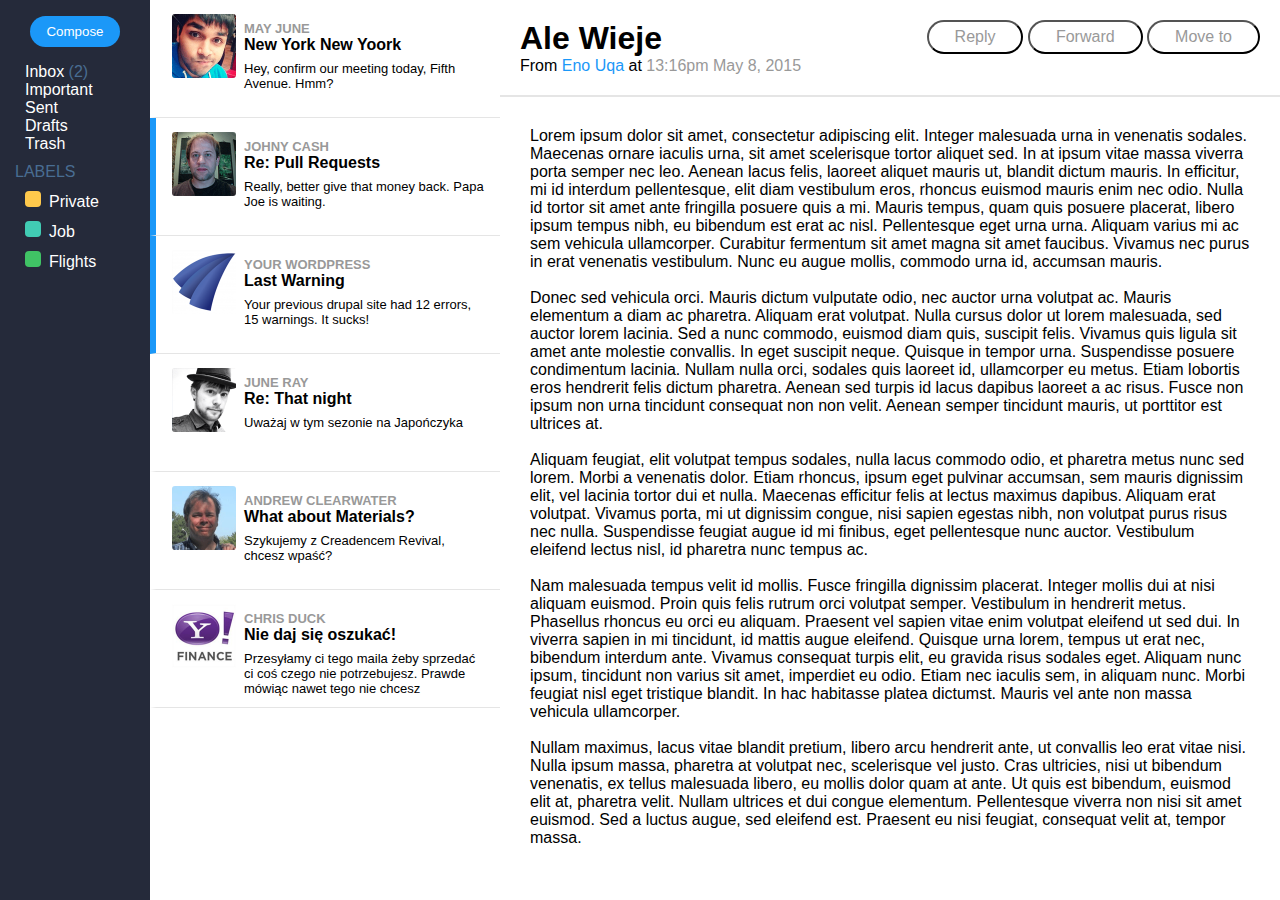
<file: RWBLab/index.html>
<!DOCTYPE html>
<html lang="en">
<head>
    <meta charset="UTF-8">
    <meta name="viewport" content="width=device-width, initial-scale=1.0">
    <title>Webmail</title>
    <link rel="stylesheet" href="style.css">
</head>
<body>

    <nav>
        <div class="menuBar"><a href="#" onclick="let el = document.querySelector('#menuItems');  el.style.display = el.style.display === 'none' ? 'block' : 'none'">Menu</a></div>
        <ul id="menuItems">
            <li><button id="composeButton">Compose</button></li>
            <li>
                <ul id="sectionsList">
                    <li class="navi"><a href="#">Inbox <span class="num">(2)</a></span></li>
                    <li class="navi"><a href="#">Important <span class="num"></span></a></li>
                    <li class="navi"><a href="#">Sent <span class="num"></span></a></li>
                    <li class="navi"><a href="#">Drafts <span class="num"></span></a></li>
                    <li class="navi"><a href="#">Trash <span class="num"></span></a></li>
                </ul>
            </li>
            <li>
                <h4 id="labels">LABELS</h3>
                <ul id="labelList">
                    <li id="labelPrivate"><div class="colorBox"></div>Private</li>
                    <li id="labelJob"><div class="colorBox"></div>Job</li>
                    <li id="labelFlights"><div class="colorBox"></div>Flights</li>
                </ul>
            </li>
        </ul>
    </nav>

    <section id="mailList">
        <div class="mailItem">
            <img class="senderImage" src="avatary/p5.png" alt="avatar">
            <div class="mailItemText">
                <h4 class="senderName">May June</h4>
                <h4 class="mailTitle">New York New Yoork</h4>
                <p class="mailSnipet">Hey, confirm our meeting today, Fifth Avenue. Hmm?</p>
            </div>
        </div>
        <div class="mailItem">
            <img class="senderImage" src="avatary/p4.png" alt="avatar">
            <div class="mailItemText">
                <h4 class="senderName">Johny Cash</h4>
                <h4 class="mailTitle">Re: Pull Requests</h4>
                <p class="mailSnipet">Really, better give that money back. Papa Joe is waiting.</p>
            </div>
        </div>
        <div class="mailItem">
            <img class="senderImage" src="avatary/p3.png" alt="avatar">
            <div class="mailItemText">
                <h4 class="senderName">Your Wordpress</h4>
                <h4 class="mailTitle">Last Warning</h4>
                <p class="mailSnipet">Your previous drupal site had 12 errors, 15 warnings. It sucks!</p>
            </div>
        </div>
        <div class="mailItem">
            <img class="senderImage" src="avatary/p2.png" alt="avatar">
            <div class="mailItemText">
                <h4 class="senderName">June Ray</h4>
                <h4 class="mailTitle">Re: That night</h4>
                <p class="mailSnipet">Uważaj w tym sezonie na Japończyka</p>
            </div>
        </div>
        <div class="mailItem">
            <img class="senderImage" src="avatary/p1.png" alt="avatar">
            <div class="mailItemText">
                <h4 class="senderName">Andrew Clearwater</h4>
                <h4 class="mailTitle">What about Materials?</h4>
                <p class="mailSnipet">Szykujemy z Creadencem Revival, chcesz wpaść?</p>
            </div>
        </div>
        <div class="mailItem">
            <img class="senderImage" src="avatary/yfinance.png" alt="avatar">
            <div class="mailItemText">
                <h4 class="senderName">Chris Duck</h4>
                <h4 class="mailTitle">Nie daj się oszukać!</h4>
                <p class="mailSnipet">Przesyłamy ci tego maila żeby sprzedać ci coś czego nie potrzebujesz. Prawde mówiąc nawet tego nie chcesz</p>
            </div>
        </div>
    </section>
    <article id="mailContainer">
        <div id="mailHeader">
            <div id="mailHeaderText">
                <h2 id="mailTitle">Ale Wieje</h2>
                <p id="mailInfo">From <span class="mailInfoSender">Eno Uqa</span> at <span class="mailInfoDate">13:16pm May 8, 2015</span></p>
            </div>
            <div id="mailHeaderButtons">
                <ul>
                    <li><button class="mailHeaderButton">Reply</button></li>
                    <li><button class="mailHeaderButton">Forward</button></li>
                    <li><button class="mailHeaderButton">Move to</button></li>
                </ul>
            </div>
        </div>
        <div id="mailContent">
            <p>Lorem ipsum dolor sit amet, consectetur adipiscing elit. Integer malesuada urna in venenatis sodales. Maecenas ornare iaculis urna, sit amet scelerisque tortor aliquet sed. In at ipsum vitae massa viverra porta semper nec leo. Aenean lacus felis, laoreet aliquet mauris ut, blandit dictum mauris. In efficitur, mi id interdum pellentesque, elit diam vestibulum eros, rhoncus euismod mauris enim nec odio. Nulla id tortor sit amet ante fringilla posuere quis a mi. Mauris tempus, quam quis posuere placerat, libero ipsum tempus nibh, eu bibendum est erat ac nisl. Pellentesque eget urna urna. Aliquam varius mi ac sem vehicula ullamcorper. Curabitur fermentum sit amet magna sit amet faucibus. Vivamus nec purus in erat venenatis vestibulum. Nunc eu augue mollis, commodo urna id, accumsan mauris.</p>
            <br><p>Donec sed vehicula orci. Mauris dictum vulputate odio, nec auctor urna volutpat ac. Mauris elementum a diam ac pharetra. Aliquam erat volutpat. Nulla cursus dolor ut lorem malesuada, sed auctor lorem lacinia. Sed a nunc commodo, euismod diam quis, suscipit felis. Vivamus quis ligula sit amet ante molestie convallis. In eget suscipit neque. Quisque in tempor urna. Suspendisse posuere condimentum lacinia. Nullam nulla orci, sodales quis laoreet id, ullamcorper eu metus. Etiam lobortis eros hendrerit felis dictum pharetra. Aenean sed turpis id lacus dapibus laoreet a ac risus. Fusce non ipsum non urna tincidunt consequat non non velit. Aenean semper tincidunt mauris, ut porttitor est ultrices at.</p>
            <br><p>Aliquam feugiat, elit volutpat tempus sodales, nulla lacus commodo odio, et pharetra metus nunc sed lorem. Morbi a venenatis dolor. Etiam rhoncus, ipsum eget pulvinar accumsan, sem mauris dignissim elit, vel lacinia tortor dui et nulla. Maecenas efficitur felis at lectus maximus dapibus. Aliquam erat volutpat. Vivamus porta, mi ut dignissim congue, nisi sapien egestas nibh, non volutpat purus risus nec nulla. Suspendisse feugiat augue id mi finibus, eget pellentesque nunc auctor. Vestibulum eleifend lectus nisl, id pharetra nunc tempus ac.</p>
            <br><p>Nam malesuada tempus velit id mollis. Fusce fringilla dignissim placerat. Integer mollis dui at nisi aliquam euismod. Proin quis felis rutrum orci volutpat semper. Vestibulum in hendrerit metus. Phasellus rhoncus eu orci eu aliquam. Praesent vel sapien vitae enim volutpat eleifend ut sed dui. In viverra sapien in mi tincidunt, id mattis augue eleifend. Quisque urna lorem, tempus ut erat nec, bibendum interdum ante. Vivamus consequat turpis elit, eu gravida risus sodales eget. Aliquam nunc ipsum, tincidunt non varius sit amet, imperdiet eu odio. Etiam nec iaculis sem, in aliquam nunc. Morbi feugiat nisl eget tristique blandit. In hac habitasse platea dictumst. Mauris vel ante non massa vehicula ullamcorper.</p>
            <br><p>Nullam maximus, lacus vitae blandit pretium, libero arcu hendrerit ante, ut convallis leo erat vitae nisi. Nulla ipsum massa, pharetra at volutpat nec, scelerisque vel justo. Cras ultricies, nisi ut bibendum venenatis, ex tellus malesuada libero, eu mollis dolor quam at ante. Ut quis est bibendum, euismod elit at, pharetra velit. Nullam ultrices et dui congue elementum. Pellentesque viverra non nisi sit amet euismod. Sed a luctus augue, sed eleifend est. Praesent eu nisi feugiat, consequat velit at, tempor massa.</p>
        </div>
    </article>
</body>
</html>
</file>
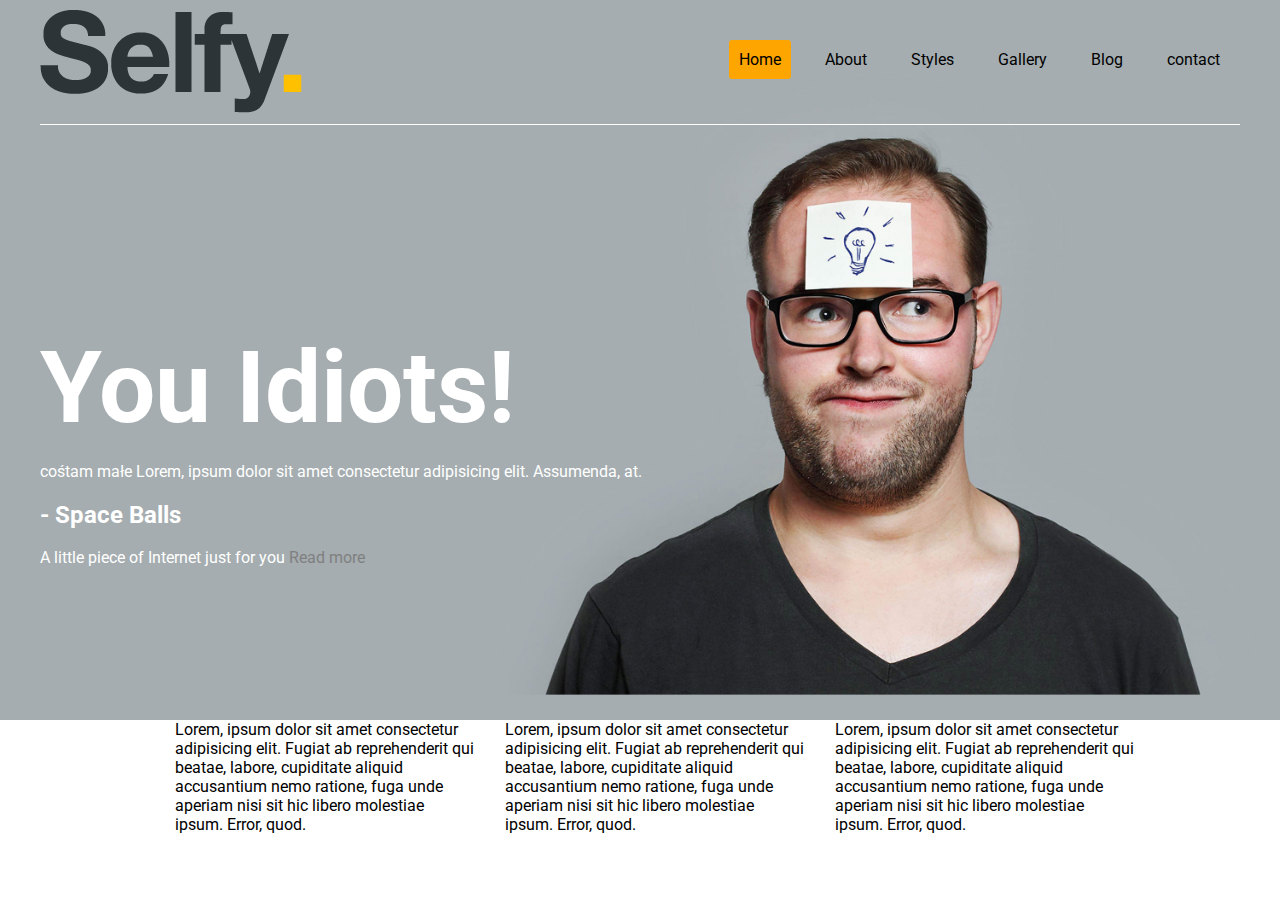
<file: Selfy/index.html>
<!DOCTYPE html>
<html lang="en">
<head>
    <meta charset="UTF-8">
    <meta name="viewport" content="width=device-width, initial-scale=1.0">
    <title>Document</title>
    <link href="https://fonts.googleapis.com/css2?family=Roboto:wght@300;400;700&display=swap" rel="stylesheet">
    <link rel="stylesheet" href="style.css">
</head>
<body>
    <div class="bgfoto">
        <main>
            <header>
                <img src="assets/logo@2x.png" alt="">
                <nav>
                    <div class="but"  id="home"><a href="#">Home</a></div>
                    <div class="but"><a href="#">About</a></div>
                    <div class="but"><a href="#">Styles</a></div>
                    <div class="but"><a href="#">Gallery</a></div>
                    <div class="but"><a href="#">Blog</a></div>
                    <div class="but"><a href="#">contact</a></div>
    
                </nav>
            </header>
    
            <article>
                <h1>You Idiots!</h1>
                <p>cośtam małe Lorem, ipsum dolor sit amet consectetur adipisicing elit. Assumenda, at.</p>
                <h2>- Space Balls</h2>
                <p>A little piece of Internet just for you <span>Read more</span></p>
            </article>
            
            
        </main>
    </div>
    
    <footer>
        <div class="columns">
            <div class="col">Lorem, ipsum dolor sit amet consectetur adipisicing elit. Fugiat ab reprehenderit qui beatae, labore, cupiditate aliquid accusantium nemo ratione, fuga unde aperiam nisi sit hic libero molestiae ipsum. Error, quod.</div>
            <div class="col">Lorem, ipsum dolor sit amet consectetur adipisicing elit. Fugiat ab reprehenderit qui beatae, labore, cupiditate aliquid accusantium nemo ratione, fuga unde aperiam nisi sit hic libero molestiae ipsum. Error, quod.</div>
            <div class="col">Lorem, ipsum dolor sit amet consectetur adipisicing elit. Fugiat ab reprehenderit qui beatae, labore, cupiditate aliquid accusantium nemo ratione, fuga unde aperiam nisi sit hic libero molestiae ipsum. Error, quod.</div>
        </div>
    </footer>
</body>
</html>
</file>
<file: RWBLab/style.css>
* {
    padding: 0px;
    margin: 0px;
  }

:root{
    font-family: sans-serif;
}

nav{
    float: left;
    display: block;
    width: 150px;
    height: 100vh;
    font-size: 16px;
    color: white;
    background-color: 	#252a3a;
    margin: 0px;
    padding: 0px;
    padding-top: 0px;
    padding-left: 0px;
}
nav > ul {
    margin: 15px;
}
nav  a{
    color: white;
    text-decoration-style: none;
    text-decoration-line: none;
}
nav li{
    list-style: none;
}

#composeButton{
    display: block;
    border-radius: 20px;
    border: none;
    padding: 8px 16px;
    margin: 16px 0px;
    background-color: #1B98F8;
    color: white;
    margin-left: auto;
    margin-right: auto;
}

.colorBox{
    display: inline-block;
    width: 1rem;
    height: 1rem;
    border-radius: 4px;
    margin-right: 0.5rem;
}
#labelPrivate > .colorBox{ background-color: #ffc94c; }
#labelJob > .colorBox{ background-color: #41ccb4; }
#labelFlights > .colorBox{ background-color: #40c365; }

#labels {
    font-weight: lighter;
    margin: 10px 0px; 
}
#sectionsList , #labelList{
    margin: 5px 10px;
}
#labelList > li{
    margin-top: 10px;
}
.num , #labels {color: #496d92;}

/* Mail List */

#mailList {
    float: left;
    display: block;
    width: 350px;
    height: 100vh;
    overflow-y: scroll;
    box-sizing: border-box;

}
#mailList .mailItem{
    display: flex;
    height: 118px;
    padding: 14px 16px;
    overflow: hidden;
    border-bottom: 1px #0000001a solid;
    border-left: 6px #11111100 solid;
    box-sizing: border-box;
}

#mailList .mailItem:hover{
    background-color: #eee;
}
.mailItem .senderImage{

    display: block;
    width: 64px;
    height: 64px;
    border-radius: 3px;
    margin-right: 8px;
    padding-left: 0px;
}

#mailList .mailItem:nth-child(2), #mailList .mailItem:nth-child(3){
    border-left: 6px #1B98F8 solid;

}

.mailItem .senderName{
    font-size: 13px;
    color: #999999;
    text-transform: uppercase;
    margin-top: 7px;
}
.mailItem .mailItemTitle{
    font-size: 16px;
    color: black;
}
.mailItem .mailSnipet{
    font-size: 13px;
    color: black;
    margin: 7px 0px;
}


/* mail Box */

#mailContainer{
    width: auto;
    height: 100vh;
    overflow-y: scroll;
    overflow-x: hidden;
}
#mailTitle{
    font-size: 32px;
    color: black;
    
}
#mailInfo{
    font-size: 16px;
    color: black;
}
#mailInfo .mailInfoSender {color: #1B98F8;}
#mailInfo .mailInfoDate {color: #999;}

#mailHeader{
    display: flex;
    justify-content: space-between;
    padding: 20px 20px 20px 20px;
    border-bottom: 2px #0000001a solid;
}

#mailHeader li{
    list-style: none;
    display: inline-block;
    
}

#mailHeader .mailHeaderButton{
    
    font-size: 16px;
    color: #999;
    background-color: white;
    /* display: block; */
    border-radius: 20px;
    /* border: none; */
    padding: 6px 26px;
    /* margin: 16px 0px; */
}

#mailContent{
    display: block;
    padding: 30px 30px 30px 30px;
}


/* queries */
.menuBar{
    display: none;
}

@media (max-width: 639px) {
    nav {
        width: 100vw;
        height: auto;
    }
    .menuBar {
      display: block;
    }
    #menuItems {
        display: none;
    }
}
@media (min-width: 640px) {
    nav {
        width: 150px;
        height: 100vh;
    }
    #menuItems {
        display: block;
    }
    .menuBar {
        display: none;
    }
}



@media (max-width: 959px) {
    nav {
        width: 150px;
        height: 100vh;
    }
    #menuItems {
        display: block;
    }
    .menuBar {
        display: none;
    }
    #mailList{
        height: 25vh;
        width: calc(100% - 150px);
        box-sizing: border-box;
    }
    #mailContainer{
        border-top: 2px #0000001a solid;
        height: 75vh;
        width: calc(100% - 350px);
        box-sizing: border-box;
    }
}
</file>
<file: Selfy/style.css>
:root{
    font-family: 'Roboto', sans-serif;
    border: none;

}
body{
    padding: 0px;
    margin: 0px;
}

.bgfoto{
    margin: 0px 0px;

    background-image: url(assets/masthead@2x.jpg);
    background-size: 100vw;
}
main{
    width: 1200px;
    height: 80vh;
    margin: 0 auto;
    display: flex;
    flex-direction: column;
    justify-content: flex-end;
}
footer{
    width: 1200px;
    margin: 0 auto;
}

header{
    display: flex;
    justify-content: space-between;
    border-bottom: 1px white solid;
}
img{
    width: auto;
    margin: 10px 0px
}
img , nav {
    display: block;
}
nav .but{
    display: inline-block;
    margin: 40px 10px;
    padding: 10px;
    border-radius: 3px;
}
nav a{
    
    /* border: 10px white solid; */
    
    color: black;
    text-decoration: none;
}
nav .but:hover{
    color: white;
    background-color: burlywood;
}
nav .but#home{
    color: white;
    background-color: orange;
}
.columns{
    display: flex;
    justify-content: center;
}
.col{
    display: block;
    width: 300px;
    margin-left: 30px;
}

article{
    color: white;
    margin-bottom: auto;
    margin-top: auto;
}
article h1{
    font-size: 100px;
    margin-bottom: 0px;

}
article span {
    color: grey;
}
</file>
